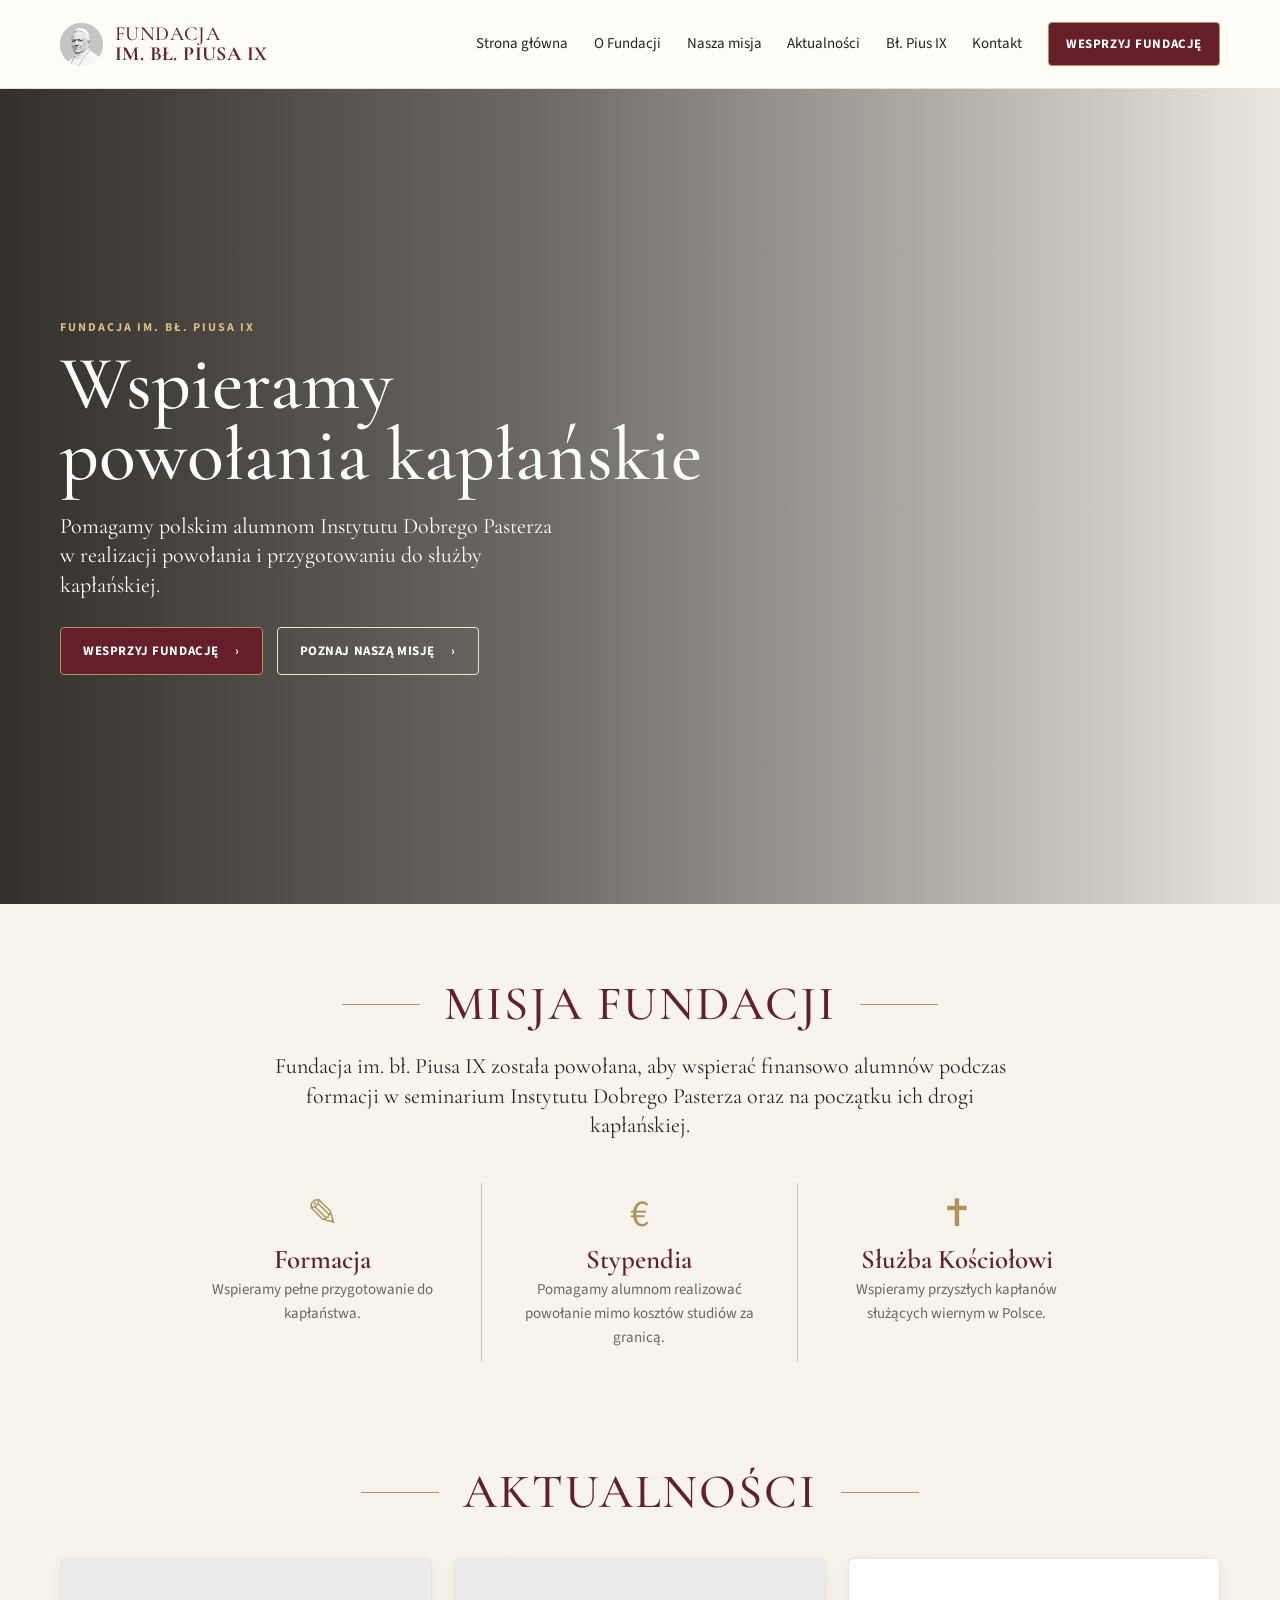
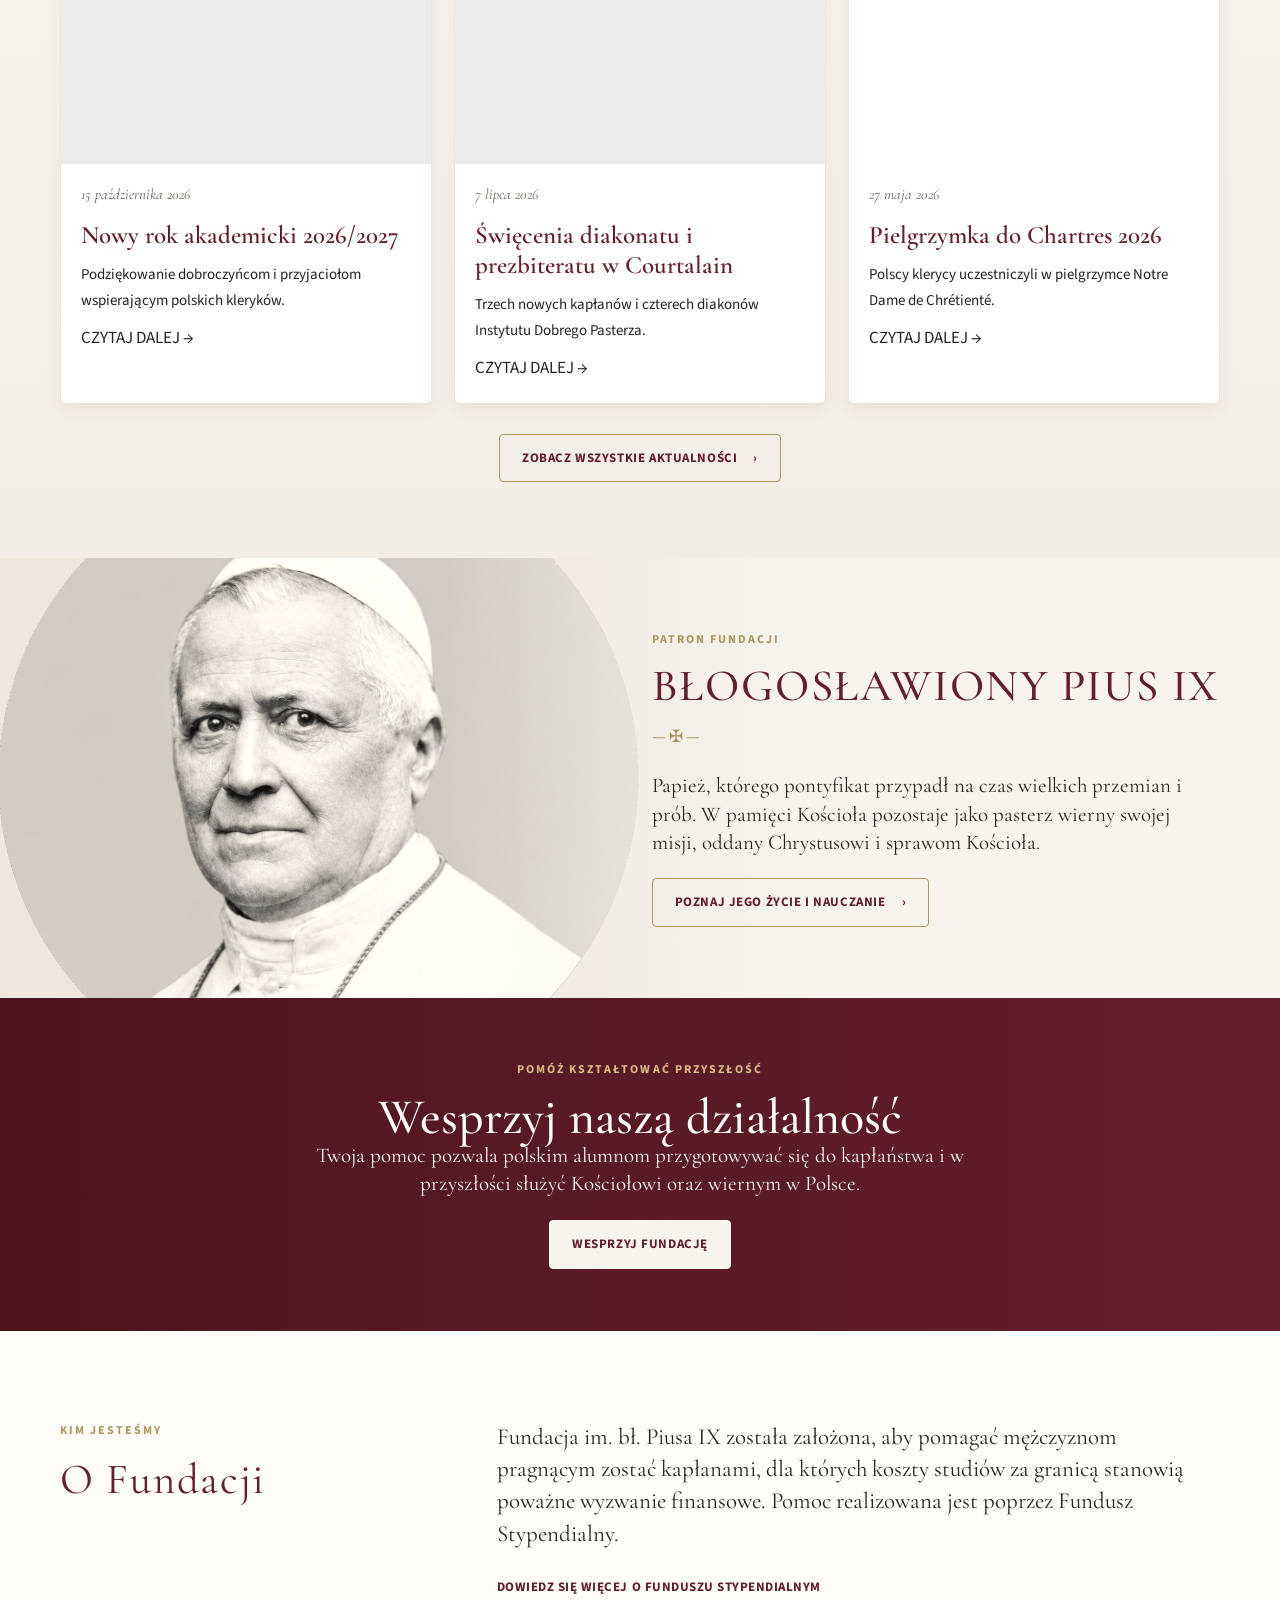
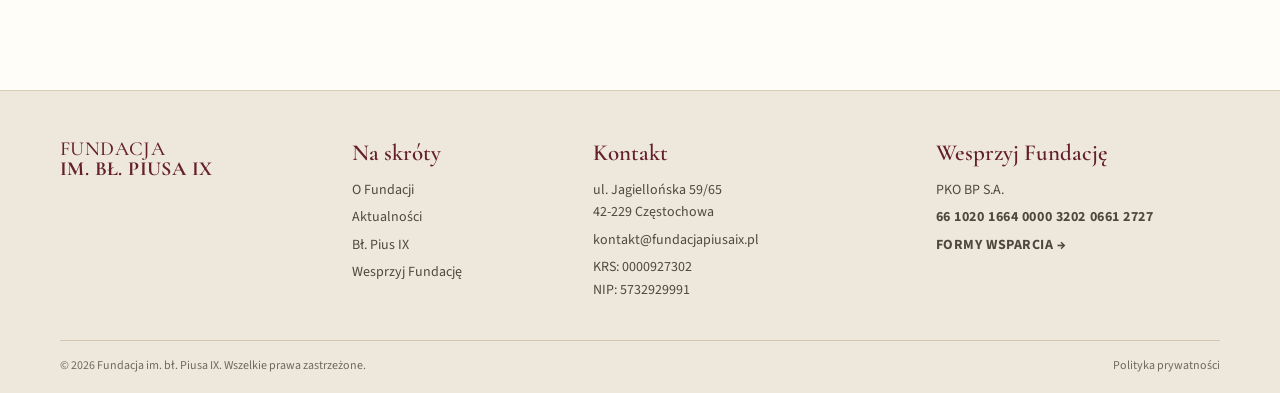
<file: index.html>
<!doctype html>
<html lang="pl">
<head>
  <meta charset="utf-8">
  <meta name="viewport" content="width=device-width, initial-scale=1">
  <meta name="description" content="Fundacja im. bł. Piusa IX wspiera formację polskich alumnów Instytutu Dobrego Pasterza.">
  <meta name="theme-color" content="#641f2b">
  <title>Fundacja im. bł. Piusa IX — Wspieramy powołania kapłańskie</title>
  <link rel="preconnect" href="https://fonts.googleapis.com">
  <link rel="preconnect" href="https://fonts.gstatic.com" crossorigin>
  <link href="https://fonts.googleapis.com/css2?family=Cormorant+Garamond:wght@400;500;600;700&family=Source+Sans+3:wght@400;500;600;700&display=swap" rel="stylesheet">
  <link rel="stylesheet" href="style.css">
</head>
<body>
  <a class="skip-link" href="#main">Przejdź do treści</a>
  <header class="site-header">
    <div class="container header-inner">
      <a class="brand" href="#" aria-label="Fundacja im. bł. Piusa IX — strona główna">
        <!-- ✠ -->
        <span class="brand-seal" aria-hidden="true"></span>
        <span class="brand-name">FUNDACJA<br><strong>IM. BŁ. PIUSA IX</strong></span>
      </a>
      <button class="menu-toggle" aria-expanded="false" aria-controls="main-nav">Menu <span>☰</span></button>
      <nav id="main-nav" class="main-nav" aria-label="Nawigacja główna">
        <a href="#start">Strona główna</a>
        <a href="#fundacja">O Fundacji</a>
        <a href="#misja">Nasza misja</a>
        <a href="#aktualnosci">Aktualności</a>
        <a href="#patron">Bł. Pius IX</a>
        <a href="#kontakt">Kontakt</a>
        <a class="button button-small" href="https://fundacjapiusaix.pl/#wsparcie">Wesprzyj Fundację</a>
      </nav>
    </div>

  </header>

  <main id="main">
    <section class="hero" id="start">
      <div class="hero-image" role="img" aria-label="Uroczysta liturgia przy ołtarzu"></div>
      <div class="hero-shade"></div>
      <div class="container hero-content">
        <p class="eyebrow light">Fundacja im. bł. Piusa IX</p>
        <h1>Wspieramy<br>powołania kapłańskie</h1>
        <!--<span class="ornament" aria-hidden="true">— ✠ —</span> -->
        <p class="hero-copy">Pomagamy polskim alumnom Instytutu Dobrego Pasterza w realizacji powołania i przygotowaniu do służby kapłańskiej.</p>
        <div class="hero-actions">
          <a class="button" href="#wsparcie">Wesprzyj Fundację <span>›</span></a>
          <a class="button button-outline" href="#misja">Poznaj naszą misję <span>›</span></a>
        </div>
      </div>
    </section>

    <section class="section mission" id="misja">
      <div class="container">
        <div class="section-heading">
          <!--<span class="cross">✠</span> -->
          <div class="heading-line"></div><h2>Misja Fundacji</h2><div class="heading-line"></div>
        </div>
        <p class="section-intro">Fundacja im. bł. Piusa IX została powołana, aby wspierać finansowo alumnów podczas formacji w seminarium Instytutu Dobrego Pasterza oraz na początku ich drogi kapłańskiej.</p>
        <div class="mission-grid">
          <article class="mission-item"><span class="line-icon">✎</span><h3>Formacja</h3><p>Wspieramy pełne przygotowanie do kapłaństwa.</p></article>
          <article class="mission-item"><span class="line-icon">€</span><h3>Stypendia</h3><p>Pomagamy alumnom realizować powołanie mimo kosztów studiów za granicą.</p></article>
          <article class="mission-item"><span class="line-icon">✝</span><h3>Służba Kościołowi</h3><p>Wspieramy przyszłych kapłanów służących wiernym w Polsce.</p></article>
        </div>
      </div>
    </section>

    <section class="section news-section" id="aktualnosci">
      <div class="container">
        <div class="section-heading"><div class="heading-line"></div><h2>Aktualności</h2><div class="heading-line"></div></div>
        <div class="news-grid">
    <article class="news-card">
        <a href="https://fundacjapiusaix.pl/2026/10/nowy-rok-akademicki-2026-2027/"
           class="news-photo photo-one"
           aria-label="Nowy rok akademicki 2026/2027"></a>
        <div class="news-body">
            <time>15 października 2026</time>
            <h3>Nowy rok akademicki 2026/2027</h3>
            <p>Podziękowanie dobroczyńcom i przyjaciołom wspierającym polskich kleryków.</p>
            <a href="https://fundacjapiusaix.pl/2026/10/nowy-rok-akademicki-2026-2027/">CZYTAJ DALEJ →</a>
        </div>
    </article>

    <article class="news-card">
        <a href="https://fundacjapiusaix.pl/2026/07/swiecenia-diakonatu-i-prezbiteratu-w-courtalain/"
           class="news-photo photo-two"
           aria-label="Święcenia w Courtalain"></a>
        <div class="news-body">
            <time>7 lipca 2026</time>
            <h3>Święcenia diakonatu i prezbiteratu w Courtalain</h3>
            <p>Trzech nowych kapłanów i czterech diakonów Instytutu Dobrego Pasterza.</p>
            <a href="https://fundacjapiusaix.pl/2026/07/swiecenia-diakonatu-i-prezbiteratu-w-courtalain/">CZYTAJ DALEJ →</a>
        </div>
    </article>

    <article class="news-card">
        <a href="https://fundacjapiusaix.pl/2026/05/pielgrzymka-do-chartres-2026/"
           class="news-photo photo-three"
           aria-label="Pielgrzymka do Chartres 2026"></a>
        <div class="news-body">
            <time>27 maja 2026</time>
            <h3>Pielgrzymka do Chartres 2026</h3>
            <p>Polscy klerycy uczestniczyli w pielgrzymce Notre Dame de Chrétienté.</p>
            <a href="https://fundacjapiusaix.pl/2026/05/pielgrzymka-do-chartres-2026/">CZYTAJ DALEJ →</a>
        </div>
    </article>
</div>
        <div class="center"><a class="button button-light" href="aktualnosci.html">Zobacz wszystkie aktualności <span>›</span></a></div>
      </div>
    </section>

    <section class="patron" id="patron">
      <div class="patron-image" role="img" aria-label="Wizerunek błogosławionego Piusa IX"></div>
      <div class="container patron-inner">
        <div class="patron-copy">
          <p class="eyebrow">Patron Fundacji</p>
          <h2>Błogosławiony Pius IX</h2>
          <span class="gold-rule">— ✠ —</span>
          <p>Papież, którego pontyfikat przypadł na czas wielkich przemian i prób. W pamięci Kościoła pozostaje jako pasterz wierny swojej misji, oddany Chrystusowi i sprawom Kościoła.</p>
          <a class="button button-light" href="pius-ix.html">Poznaj jego życie i nauczanie <span>›</span></a>
        </div>
      </div>
    </section>

    <section class="support" id="wsparcie">
      <div class="support-bg"></div>
      <div class="container support-content">
        <p class="eyebrow light">Pomóż kształtować przyszłość</p>
        <h2>Wesprzyj naszą działalność</h2>
        <!-- <span class="ornament" aria-hidden="true">— ✠ —</span> -->
        <p>Twoja pomoc pozwala polskim alumnom przygotowywać się do kapłaństwa i w przyszłości służyć Kościołowi oraz wiernym w Polsce.</p>
        <a class="button button-cream" href="https://fundacjapiusaix.pl/#wsparcie">Wesprzyj Fundację</a>
      </div>
    </section>

    <section class="section about" id="fundacja">
      <div class="container about-layout">
        <div><p class="eyebrow">Kim jesteśmy</p><h2>O Fundacji</h2></div>
        <div><p>Fundacja im. bł. Piusa IX została założona, aby pomagać mężczyznom pragnącym zostać kapłanami, dla których koszty studiów za granicą stanowią poważne wyzwanie finansowe. Pomoc realizowana jest poprzez Fundusz Stypendialny.</p><a class="text-link" href="o-fundacji.html">Dowiedz się więcej o Funduszu Stypendialnym</a><!--<p class="small-note">Treść sekcji do dalszej redakcji i zatwierdzenia przed publikacją.</p>--></div>
      </div>
    </section>
  </main>

  <footer class="site-footer" id="kontakt">
    <div class="container footer-grid">
      <a class="brand footer-brand" href="#start"><span class="brand-name">FUNDACJA<br><strong>IM. BŁ. PIUSA IX</strong></span></a>
      <div>
    <h3>Na skróty</h3>
    <a href="o-fundacji.html">O Fundacji</a>
    <a href="aktualnosci.html">Aktualności</a>
    <a href="pius-ix.html">Bł. Pius IX</a>
    <a href="index.html#dane-wplaty">Wesprzyj Fundację</a>
</div>
      <div><h3>Kontakt</h3><p>ul. Jagiellońska 59/65<br>42-229 Częstochowa</p><a href="mailto:kontakt@fundacjapiusaix.pl">kontakt@fundacjapiusaix.pl</a><p>KRS: 0000927302<br>NIP: 5732929991</p></div>
      <div id="dane-wplaty"><h3>Wesprzyj Fundację</h3><p>PKO BP S.A.</p><p class="account">66 1020 1664 0000 3202 0661 2727</p><a class="text-link" href="https://fundacjapiusaix.pl/">Formy wsparcia →</a><!--<p class="small-note">Dane rachunku przepisane z obecnej strony — przed publikacją proszę je zweryfikować.</p>--></div>
    </div>
<div class="container footer-bottom">
    <span>© 2026 Fundacja im. bł. Piusa IX. Wszelkie prawa zastrzeżone.</span>
    <a href="polityka-prywatnosci.html">Polityka prywatności</a>
</div>  
</footer>
  <script src="script.js"></script>
</body>
</html>
</file>
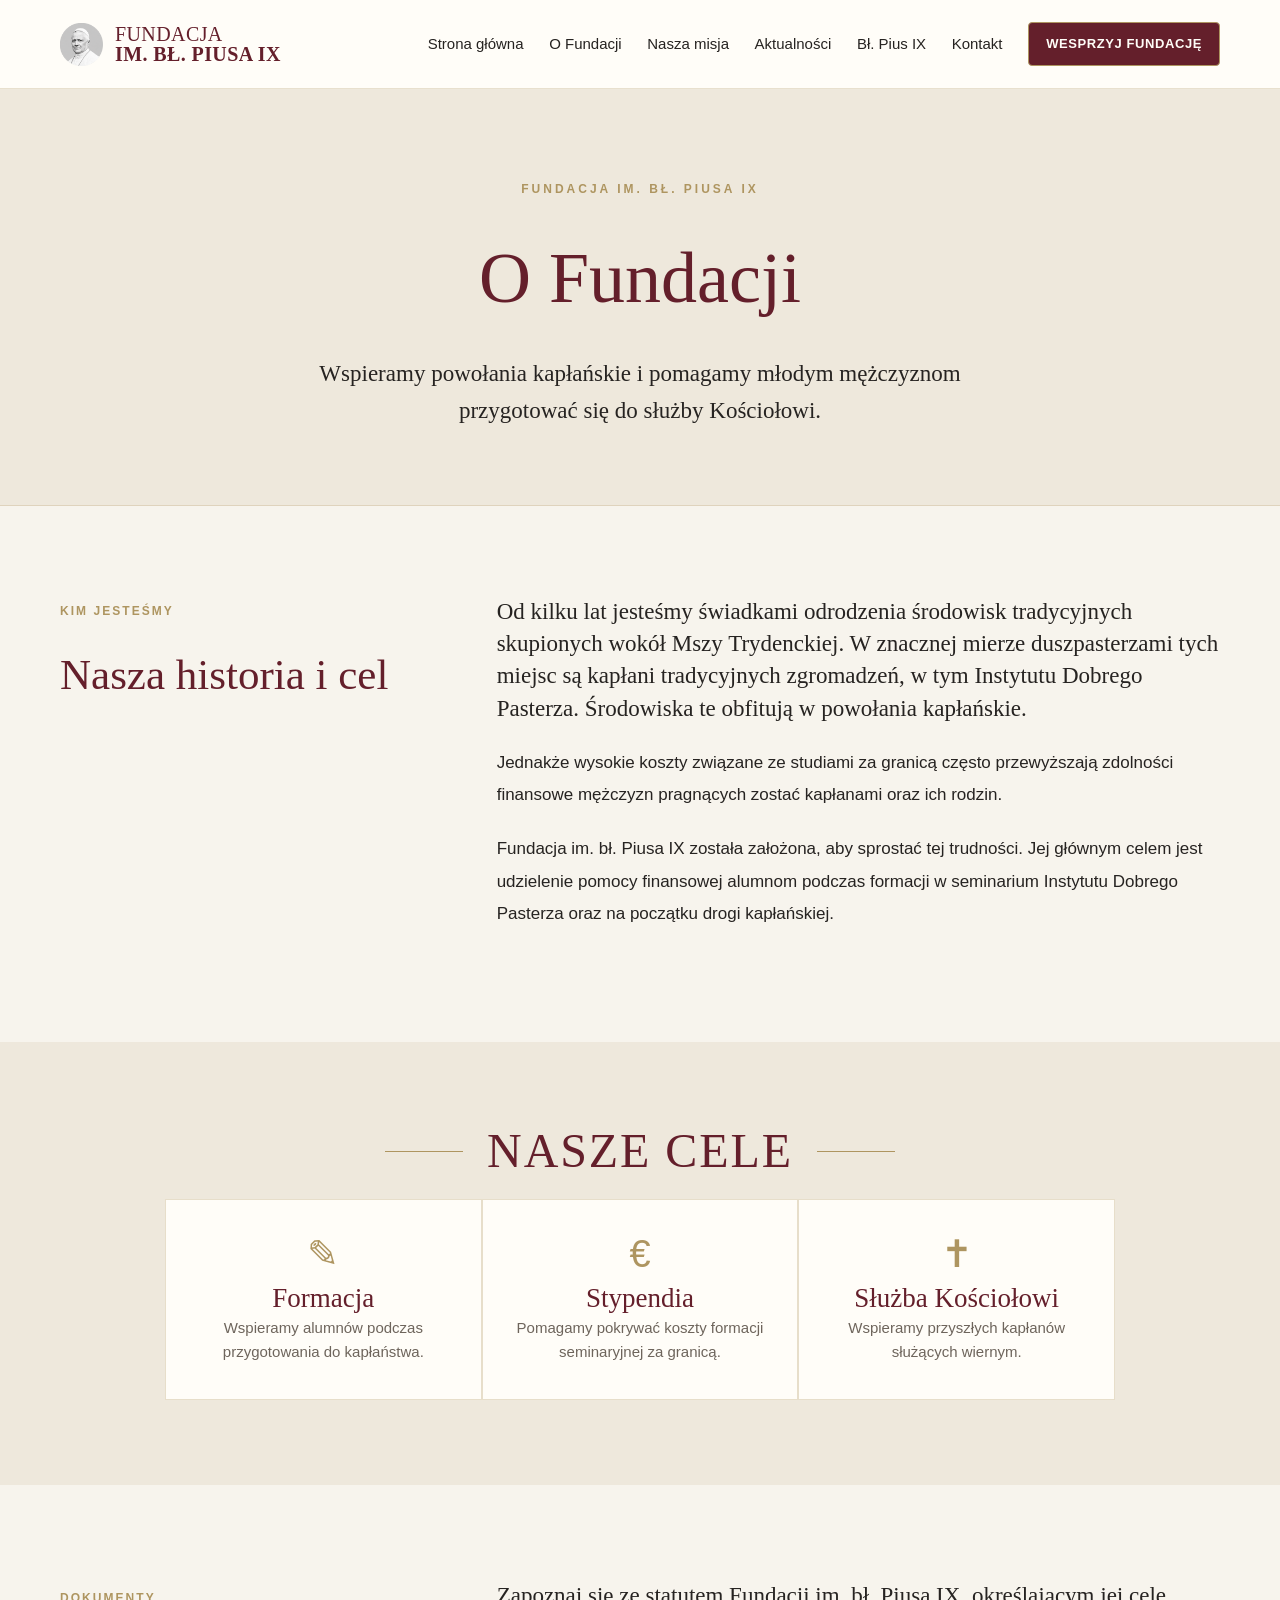
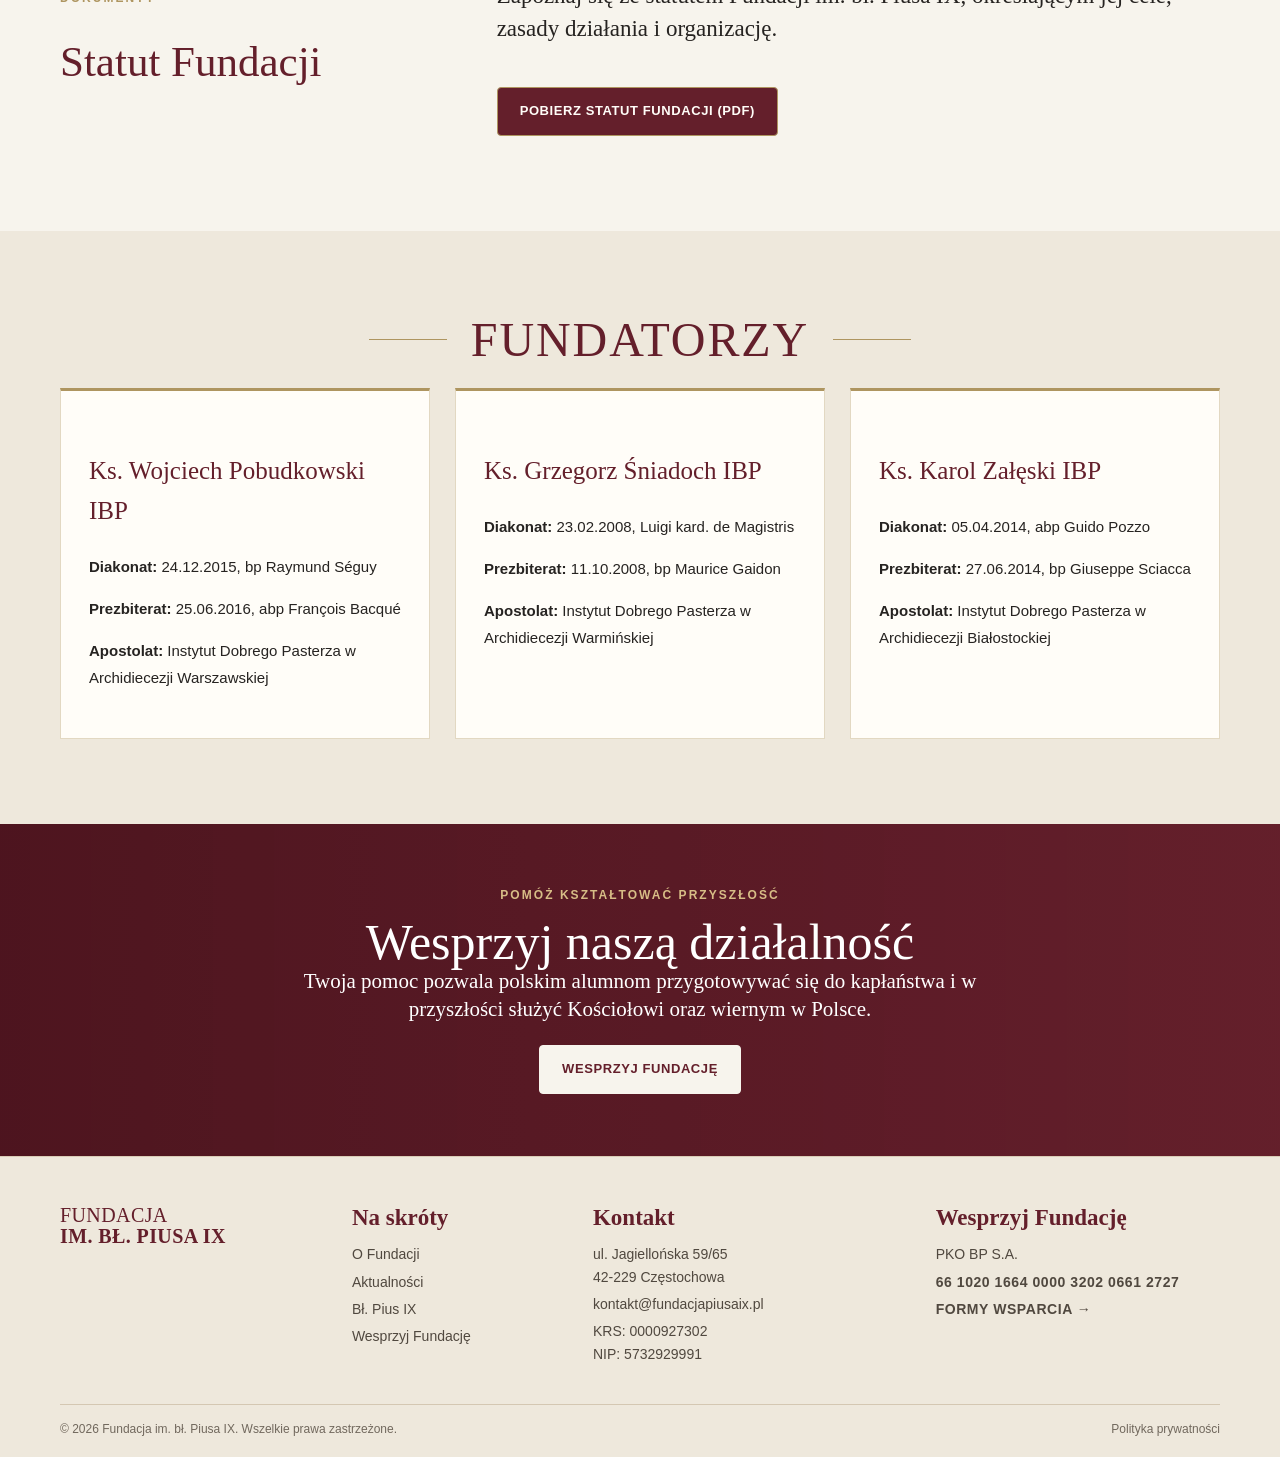
<file: o-fundacji.html>
<!DOCTYPE html>
<html lang="pl">
<head>
    <meta charset="UTF-8">
    <meta name="viewport" content="width=device-width, initial-scale=1.0">
    <title>O Fundacji | Fundacja im. bł. Piusa IX</title>
    <meta name="description" content="Poznaj Fundację im. bł. Piusa IX, jej cele, fundatorów i działalność na rzecz polskich alumnów.">

    <link rel="stylesheet" href="style.css">
</head>

<body>
  <a class="skip-link" href="#main">Przejdź do treści</a>
  <header class="site-header">
    <div class="container header-inner">
      <a class="brand" href="index.html" aria-label="Fundacja im. bł. Piusa IX — strona główna">
        <!-- ✠ -->
        <span class="brand-seal" aria-hidden="true"></span>
        <span class="brand-name">FUNDACJA<br><strong>IM. BŁ. PIUSA IX</strong></span>
      </a>
      <button class="menu-toggle" aria-expanded="false" aria-controls="main-nav">Menu <span>☰</span></button>
      <nav id="main-nav" class="main-nav" aria-label="Nawigacja główna">
        <a href="index.html">Strona główna</a>
        <a href="index.html#fundacja">O Fundacji</a>
        <a href="index.html#misja">Nasza misja</a>
        <a href="index.html#aktualnosci">Aktualności</a>
        <a href="index.html#patron">Bł. Pius IX</a>
        <a href="index.html#kontakt">Kontakt</a>
        <a class="button button-small" href="https://fundacjapiusaix.pl/#wsparcie">Wesprzyj Fundację</a>
      </nav>
    </div>

  </header>

    <main id="main">

        <section class="page-hero">
    <div class="container">
        <span class="eyebrow">FUNDACJA IM. BŁ. PIUSA IX</span>
        <h1>O Fundacji</h1>
        <p>Wspieramy powołania kapłańskie i pomagamy młodym mężczyznom przygotować się do służby Kościołowi.</p>
    </div>
</section>

<section class="section about-intro">
    <div class="container about-layout">
        <div>
            <span class="eyebrow">KIM JESTEŚMY</span>
            <h2>Nasza historia i cel</h2>
        </div>
        <div class="about-text">
            <p>Od kilku lat jesteśmy świadkami odrodzenia środowisk tradycyjnych skupionych wokół Mszy Trydenckiej. W znacznej mierze duszpasterzami tych miejsc są kapłani tradycyjnych zgromadzeń, w tym Instytutu Dobrego Pasterza. Środowiska te obfitują w powołania kapłańskie.</p>

            <p>Jednakże wysokie koszty związane ze studiami za granicą często przewyższają zdolności finansowe mężczyzn pragnących zostać kapłanami oraz ich rodzin.</p>

            <p>Fundacja im. bł. Piusa IX została założona, aby sprostać tej trudności. Jej głównym celem jest udzielenie pomocy finansowej alumnom podczas formacji w seminarium Instytutu Dobrego Pasterza oraz na początku drogi kapłańskiej.</p>
        </div>
    </div>
</section>

<section class="section mission-section">
    <div class="container">
        <div class="section-heading">
            <div class="heading-line"></div>
            <h2>Nasze cele</h2>
            <div class="heading-line"></div>
        </div>

        <div class="mission-grid">
            <article class="mission-item">
                <span class="line-icon">✎</span>
                <h3>Formacja</h3>
                <p>Wspieramy alumnów podczas przygotowania do kapłaństwa.</p>
            </article>

            <article class="mission-item">
                <span class="line-icon">€</span>
                <h3>Stypendia</h3>
                <p>Pomagamy pokrywać koszty formacji seminaryjnej za granicą.</p>
            </article>

            <article class="mission-item">
                <span class="line-icon">✝</span>
                <h3>Służba Kościołowi</h3>
                <p>Wspieramy przyszłych kapłanów służących wiernym.</p>
            </article>
        </div>
    </div>
</section>

<section class="section scholarship-section">
    <div class="container about-layout">
        <div>
           <span class="eyebrow">DOKUMENTY</span>
<h2>Statut Fundacji</h2>
        </div>

        <div class="about-text">
            <p>Zapoznaj się ze statutem Fundacji im. bł. Piusa IX, określającym jej cele, zasady działania i organizację.</p>

            

            <a
    href="https://fundacjapiusaix.pl/wp-content/uploads/2023/04/FPIX_STATUT.pdf"
    class="button"
    target="_blank"
    rel="noopener noreferrer"
>
    Pobierz statut Fundacji (PDF)
</a>
        </div>
    </div>
</section>

<section class="section founders-section">
    <div class="container">
        <div class="section-heading">
            <div class="heading-line"></div>
            <h2>Fundatorzy</h2>
            <div class="heading-line"></div>
        </div>

        <div class="founders-grid">
            <article class="founder-card">
                <h3>Ks. Wojciech Pobudkowski IBP</h3>
                <p><strong>Diakonat:</strong> 24.12.2015, bp Raymund Séguy</p>
                <p><strong>Prezbiterat:</strong> 25.06.2016, abp François Bacqué</p>
                <p><strong>Apostolat:</strong> Instytut Dobrego Pasterza w Archidiecezji Warszawskiej</p>
            </article>

            <article class="founder-card">
                <h3>Ks. Grzegorz Śniadoch IBP</h3>
                <p><strong>Diakonat:</strong> 23.02.2008, Luigi kard. de Magistris</p>
                <p><strong>Prezbiterat:</strong> 11.10.2008, bp Maurice Gaidon</p>
                                <p><strong>Apostolat:</strong> Instytut Dobrego Pasterza w Archidiecezji Warmińskiej</p>

            </article>

            <article class="founder-card">
                <h3>Ks. Karol Załęski IBP</h3>
                <p><strong>Diakonat:</strong> 05.04.2014, abp Guido Pozzo</p>
                <p><strong>Prezbiterat:</strong> 27.06.2014, bp Giuseppe Sciacca</p>
                <p><strong>Apostolat:</strong> Instytut Dobrego Pasterza w Archidiecezji Białostockiej</p>
            </article>
        </div>
    </div>
</section>

<section class="support" id="wsparcie">
      <div class="support-bg"></div>
      <div class="container support-content">
        <p class="eyebrow light">Pomóż kształtować przyszłość</p>
        <h2>Wesprzyj naszą działalność</h2>
        <!-- <span class="ornament" aria-hidden="true">— ✠ —</span> -->
        <p>Twoja pomoc pozwala polskim alumnom przygotowywać się do kapłaństwa i w przyszłości służyć Kościołowi oraz wiernym w Polsce.</p>
        <a class="button button-cream" href="https://fundacjapiusaix.pl/#wsparcie">Wesprzyj Fundację</a>
      </div>
    </section>

    </main>
<footer class="site-footer" id="kontakt">
    <div class="container footer-grid">
      <a class="brand footer-brand" href="index.html#start"><span class="brand-name">FUNDACJA<br><strong>IM. BŁ. PIUSA IX</strong></span></a>
      <div>
    <h3>Na skróty</h3>
    <a href="o-fundacji.html">O Fundacji</a>
    <a href="aktualnosci.html">Aktualności</a>
    <a href="pius-ix.html">Bł. Pius IX</a>
    <a href="https://fundacjapiusaix.pl/#wsparcie">Wesprzyj Fundację</a>
</div>
      <div><h3>Kontakt</h3><p>ul. Jagiellońska 59/65<br>42-229 Częstochowa</p><a href="mailto:kontakt@fundacjapiusaix.pl">kontakt@fundacjapiusaix.pl</a><p>KRS: 0000927302<br>NIP: 5732929991</p></div>
      <div id="dane-wplaty"><h3>Wesprzyj Fundację</h3><p>PKO BP S.A.</p><p class="account">66 1020 1664 0000 3202 0661 2727</p><a class="text-link" href="https://fundacjapiusaix.pl/">Formy wsparcia →</a><!--<p class="small-note">Dane rachunku przepisane z obecnej strony — przed publikacją proszę je zweryfikować.</p>--></div>
    </div>
<div class="container footer-bottom">
    <span>© 2026 Fundacja im. bł. Piusa IX. Wszelkie prawa zastrzeżone.</span>
    <a href="polityka-prywatnosci.html">Polityka prywatności</a>
</div>  
</footer>
    <script src="script.js"></script>
</body>
</html>
</file>
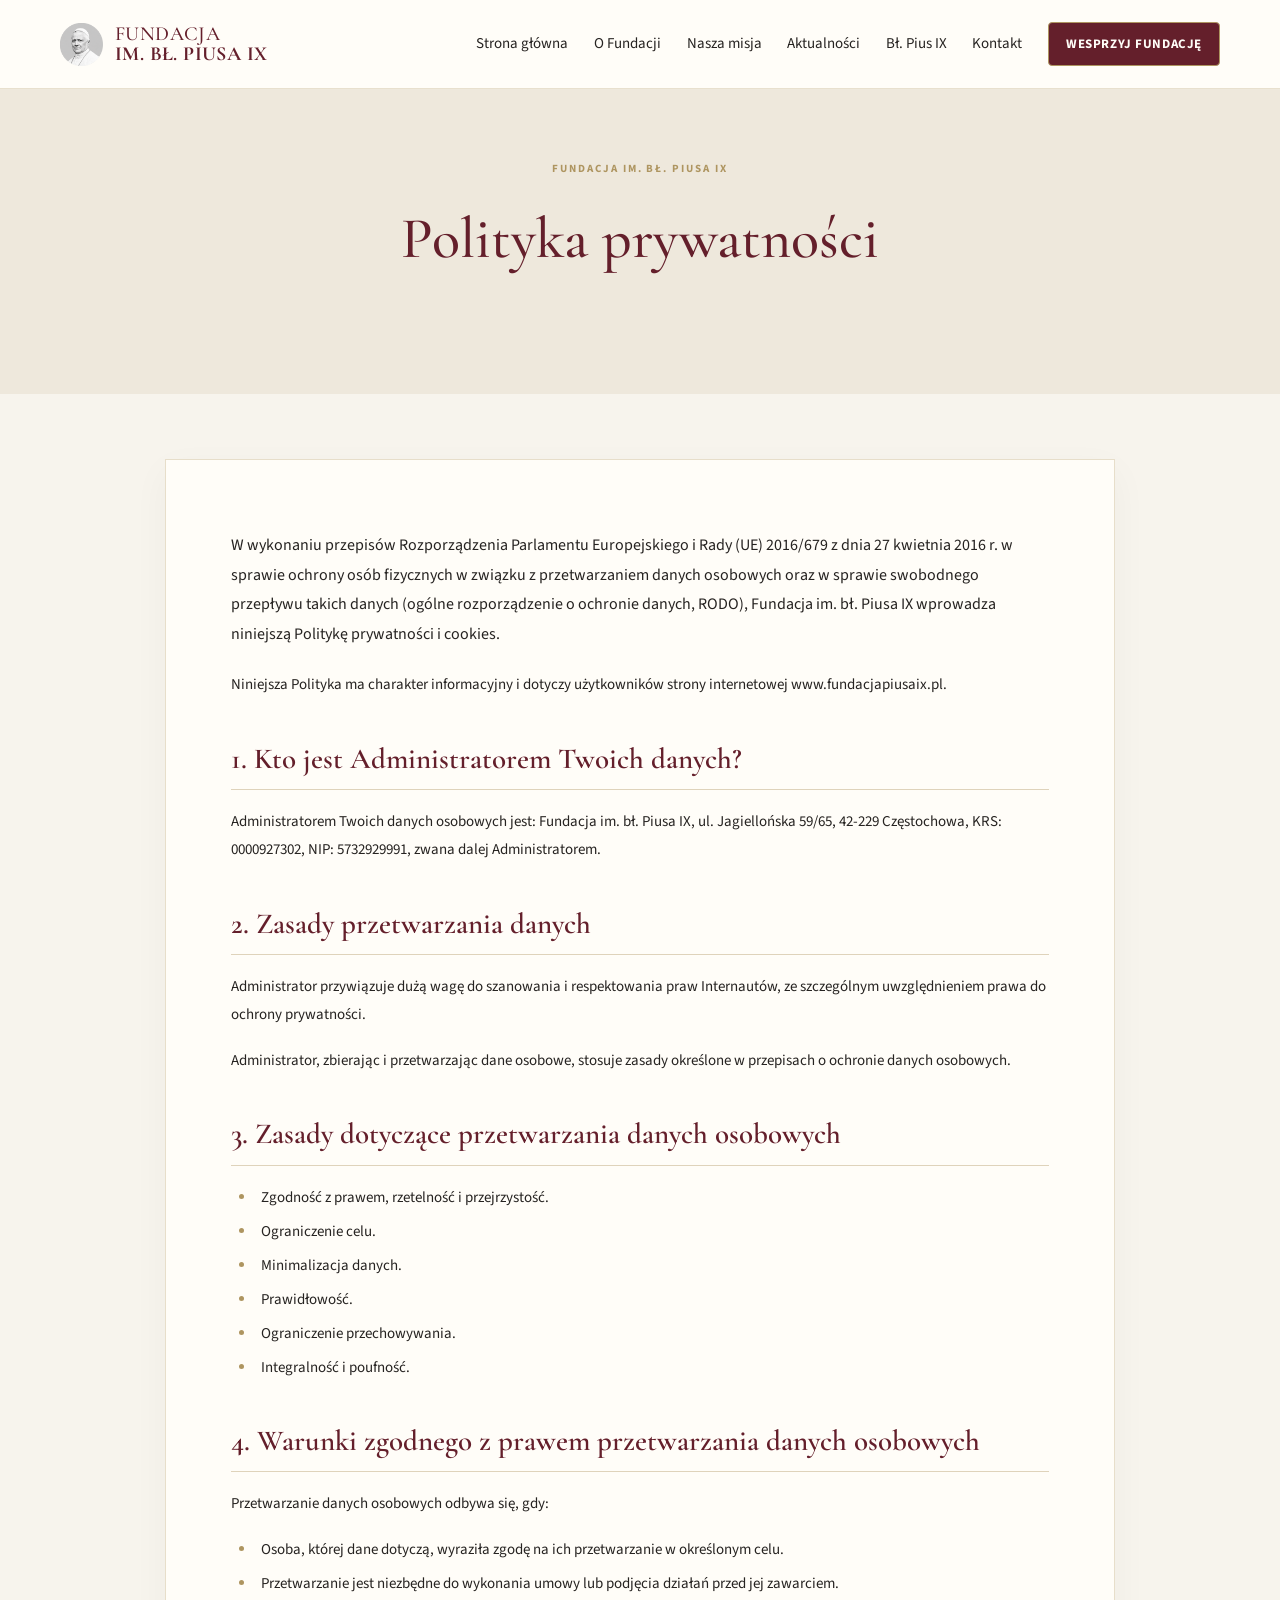
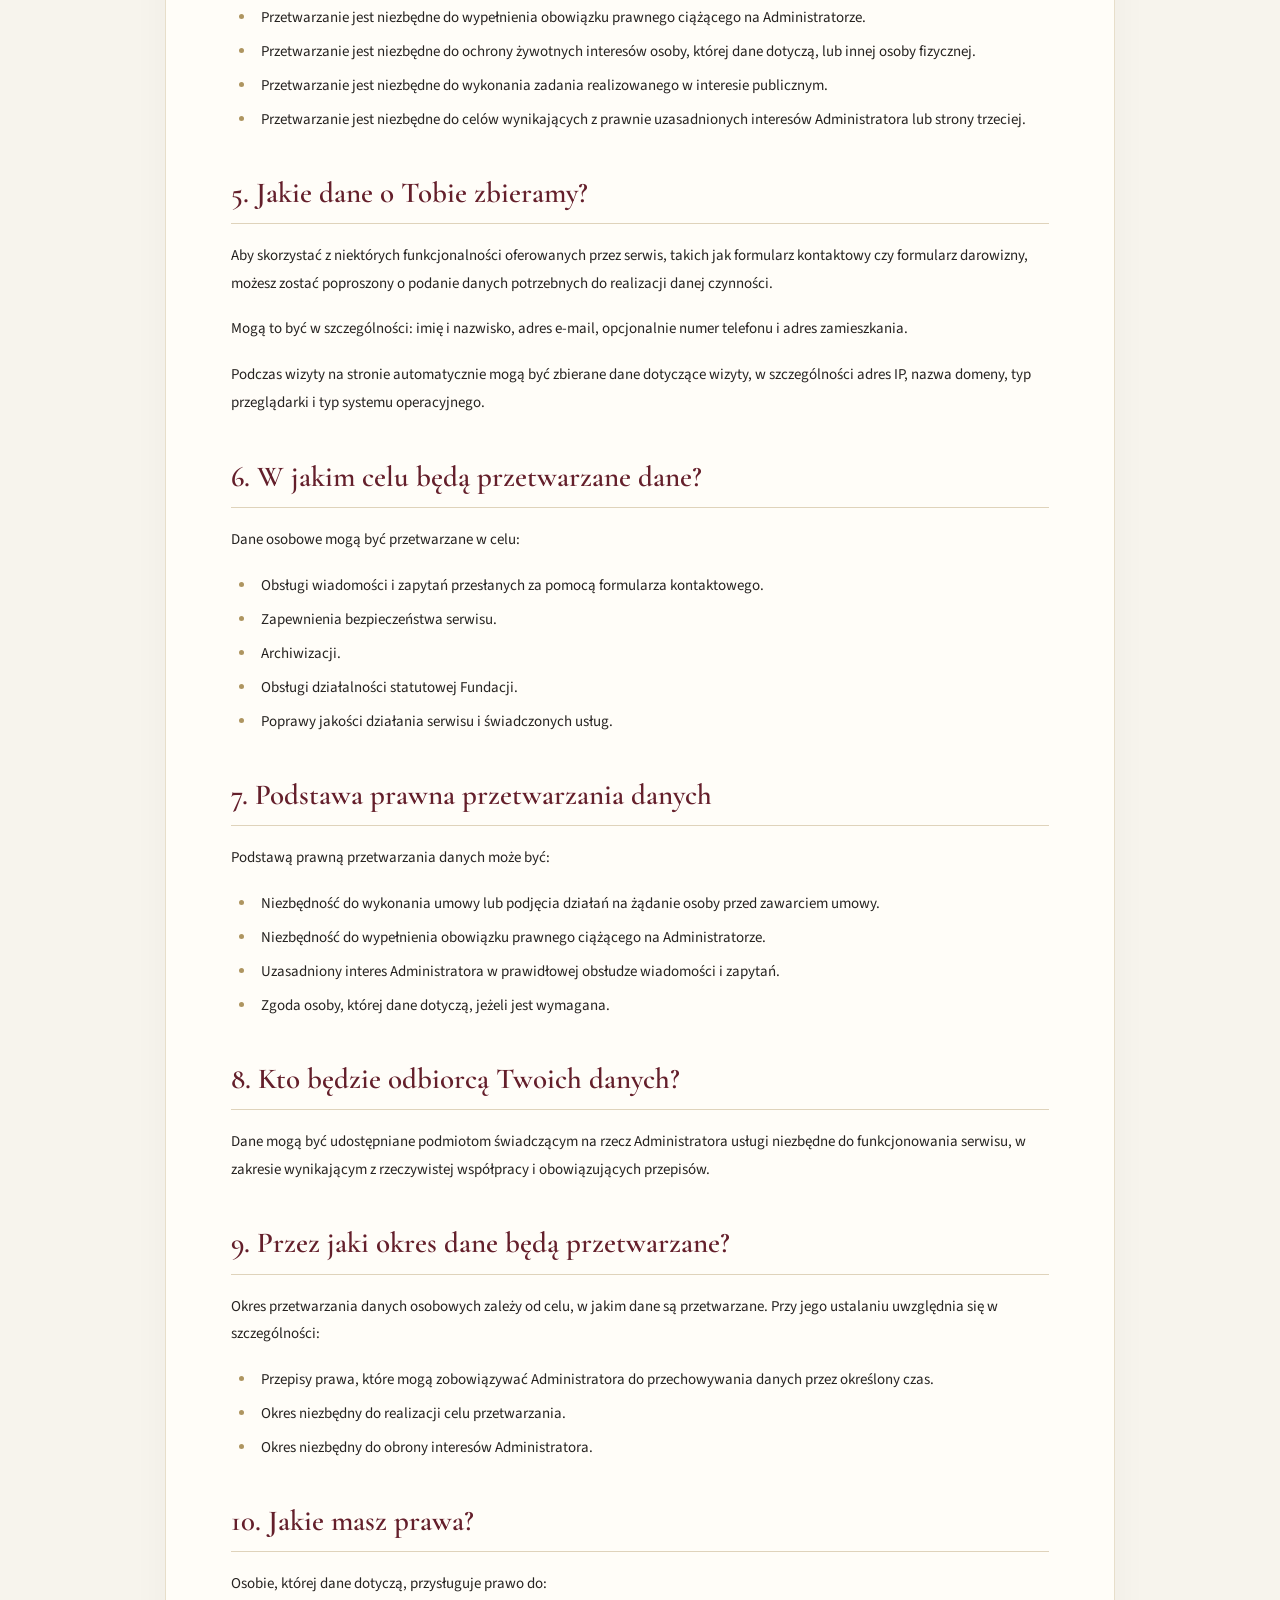
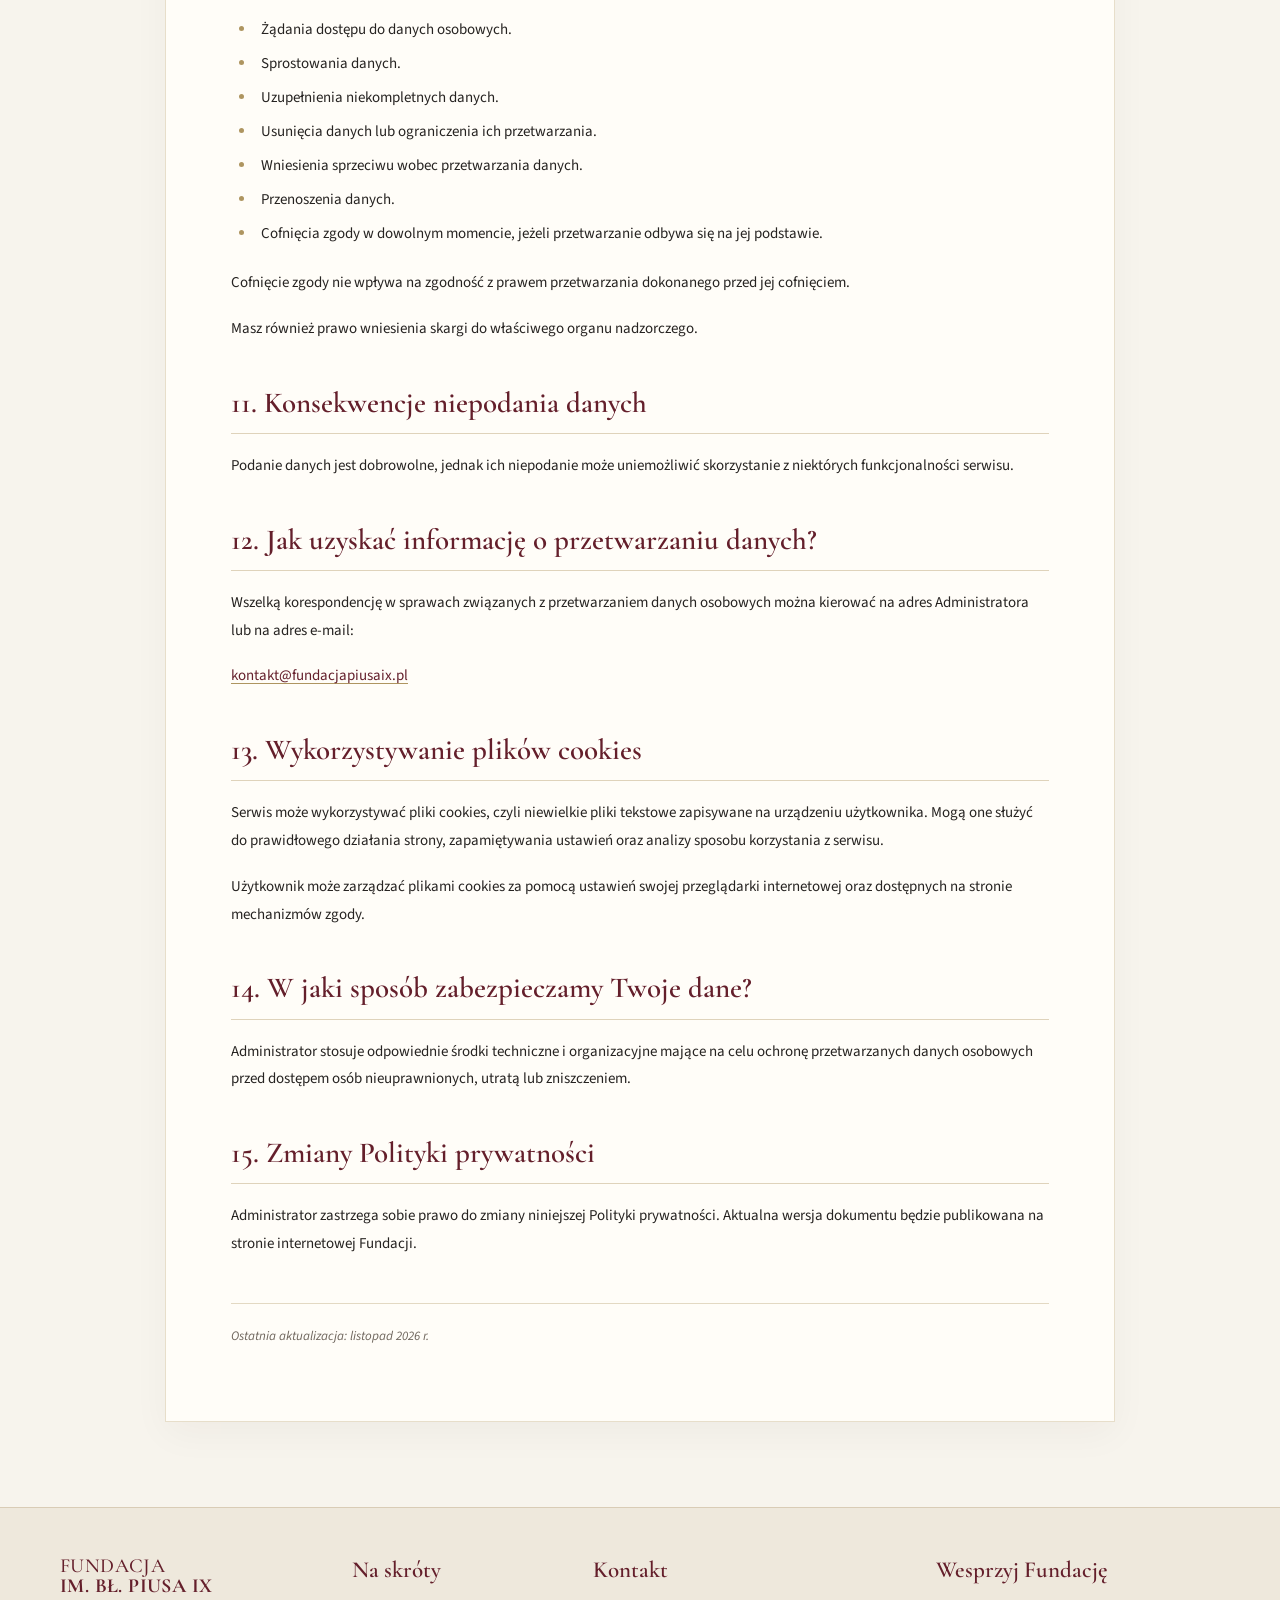
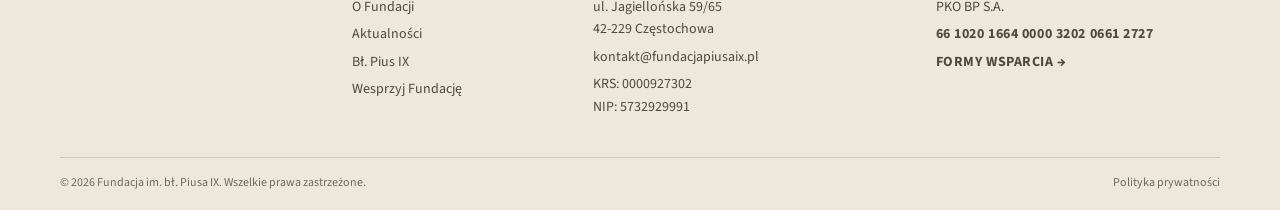
<file: polityka-prywatnosci.html>
<!DOCTYPE html>
<html lang="pl">
<head>
    <meta charset="UTF-8">
    <meta name="viewport" content="width=device-width, initial-scale=1.0">

    <meta name="description" content="Polityka prywatności i cookies Fundacji im. bł. Piusa IX.">

    <title>Polityka prywatności | Fundacja im. bł. Piusa IX</title>

    <link rel="preconnect" href="https://fonts.googleapis.com">
    <link rel="preconnect" href="https://fonts.gstatic.com" crossorigin>

    <link href="https://fonts.googleapis.com/css2?family=Cormorant+Garamond:wght@400;500;600;700&family=Source+Sans+3:wght@400;500;600;700&display=swap" rel="stylesheet">

    <link rel="stylesheet" href="style.css">
</head>

<body>

<!-- NAGŁÓWEK -->
<header class="site-header">
    <div class="container header-inner">
      <a class="brand" href="index.html" aria-label="Fundacja im. bł. Piusa IX — strona główna">
        <!-- ✠ -->
        <span class="brand-seal" aria-hidden="true"></span>
        <span class="brand-name">FUNDACJA<br><strong>IM. BŁ. PIUSA IX</strong></span>
      </a>
      <button class="menu-toggle" aria-expanded="false" aria-controls="main-nav">Menu <span>☰</span></button>
      <nav id="main-nav" class="main-nav" aria-label="Nawigacja główna">
        <a href="index.html">Strona główna</a>
        <a href="index.html#fundacja">O Fundacji</a>
        <a href="index.html#misja">Nasza misja</a>
        <a href="index.html#aktualnosci">Aktualności</a>
        <a href="index.html#patron">Bł. Pius IX</a>
        <a href="index.html#kontakt">Kontakt</a>
        <a class="button button-small" href="https://fundacjapiusaix.pl/#wsparcie">Wesprzyj Fundację</a>
      </nav>
    </div>

  </header>


<!-- NAGŁÓWEK STRONY -->
<section class="policy-hero">
    <span class="eyebrow">Fundacja im. bł. Piusa IX</span>
    <h1>Polityka prywatności</h1>
</section>


<!-- TREŚĆ POLITYKI -->
<main class="policy-container">

    <article class="policy-content">

        <p class="policy-intro">
            W wykonaniu przepisów Rozporządzenia Parlamentu Europejskiego
            i Rady (UE) 2016/679 z dnia 27 kwietnia 2016 r. w sprawie
            ochrony osób fizycznych w związku z przetwarzaniem danych
            osobowych oraz w sprawie swobodnego przepływu takich danych
            (ogólne rozporządzenie o ochronie danych, RODO), Fundacja
            im. bł. Piusa IX wprowadza niniejszą Politykę prywatności
            i cookies.
        </p>

        <p>
            Niniejsza Polityka ma charakter informacyjny i dotyczy
            użytkowników strony internetowej
            www.fundacjapiusaix.pl.
        </p>


        <h2>1. Kto jest Administratorem Twoich danych?</h2>

        <p>
            Administratorem Twoich danych osobowych jest:
            Fundacja im. bł. Piusa IX, ul. Jagiellońska 59/65,
            42-229 Częstochowa, KRS: 0000927302,
            NIP: 5732929991, zwana dalej Administratorem.
        </p>


        <h2>2. Zasady przetwarzania danych</h2>

        <p>
            Administrator przywiązuje dużą wagę do szanowania
            i respektowania praw Internautów, ze szczególnym
            uwzględnieniem prawa do ochrony prywatności.
        </p>

        <p>
            Administrator, zbierając i przetwarzając dane osobowe,
            stosuje zasady określone w przepisach o ochronie danych
            osobowych.
        </p>


        <h2>3. Zasady dotyczące przetwarzania danych osobowych</h2>

        <ul>
            <li>Zgodność z prawem, rzetelność i przejrzystość.</li>
            <li>Ograniczenie celu.</li>
            <li>Minimalizacja danych.</li>
            <li>Prawidłowość.</li>
            <li>Ograniczenie przechowywania.</li>
            <li>Integralność i poufność.</li>
        </ul>


        <h2>4. Warunki zgodnego z prawem przetwarzania danych osobowych</h2>

        <p>Przetwarzanie danych osobowych odbywa się, gdy:</p>

        <ul>
            <li>Osoba, której dane dotyczą, wyraziła zgodę na ich przetwarzanie w określonym celu.</li>
            <li>Przetwarzanie jest niezbędne do wykonania umowy lub podjęcia działań przed jej zawarciem.</li>
            <li>Przetwarzanie jest niezbędne do wypełnienia obowiązku prawnego ciążącego na Administratorze.</li>
            <li>Przetwarzanie jest niezbędne do ochrony żywotnych interesów osoby, której dane dotyczą, lub innej osoby fizycznej.</li>
            <li>Przetwarzanie jest niezbędne do wykonania zadania realizowanego w interesie publicznym.</li>
            <li>Przetwarzanie jest niezbędne do celów wynikających z prawnie uzasadnionych interesów Administratora lub strony trzeciej.</li>
        </ul>


        <h2>5. Jakie dane o Tobie zbieramy?</h2>

        <p>
            Aby skorzystać z niektórych funkcjonalności oferowanych
            przez serwis, takich jak formularz kontaktowy czy formularz
            darowizny, możesz zostać poproszony o podanie danych
            potrzebnych do realizacji danej czynności.
        </p>

        <p>
            Mogą to być w szczególności: imię i nazwisko, adres e-mail,
            opcjonalnie numer telefonu i adres zamieszkania.
        </p>

        <p>
            Podczas wizyty na stronie automatycznie mogą być zbierane
            dane dotyczące wizyty, w szczególności adres IP, nazwa
            domeny, typ przeglądarki i typ systemu operacyjnego.
        </p>


        <h2>6. W jakim celu będą przetwarzane dane?</h2>

        <p>Dane osobowe mogą być przetwarzane w celu:</p>

        <ul>
            <li>Obsługi wiadomości i zapytań przesłanych za pomocą formularza kontaktowego.</li>
            <li>Zapewnienia bezpieczeństwa serwisu.</li>
            <li>Archiwizacji.</li>
            <li>Obsługi działalności statutowej Fundacji.</li>
            <li>Poprawy jakości działania serwisu i świadczonych usług.</li>
        </ul>


        <h2>7. Podstawa prawna przetwarzania danych</h2>

        <p>
            Podstawą prawną przetwarzania danych może być:
        </p>

        <ul>
            <li>Niezbędność do wykonania umowy lub podjęcia działań na żądanie osoby przed zawarciem umowy.</li>
            <li>Niezbędność do wypełnienia obowiązku prawnego ciążącego na Administratorze.</li>
            <li>Uzasadniony interes Administratora w prawidłowej obsłudze wiadomości i zapytań.</li>
            <li>Zgoda osoby, której dane dotyczą, jeżeli jest wymagana.</li>
        </ul>


        <h2>8. Kto będzie odbiorcą Twoich danych?</h2>

        <p>
            Dane mogą być udostępniane podmiotom świadczącym na rzecz
            Administratora usługi niezbędne do funkcjonowania serwisu,
            w zakresie wynikającym z rzeczywistej współpracy i
            obowiązujących przepisów.
        </p>


        <h2>9. Przez jaki okres dane będą przetwarzane?</h2>

        <p>
            Okres przetwarzania danych osobowych zależy od celu,
            w jakim dane są przetwarzane. Przy jego ustalaniu
            uwzględnia się w szczególności:
        </p>

        <ul>
            <li>Przepisy prawa, które mogą zobowiązywać Administratora do przechowywania danych przez określony czas.</li>
            <li>Okres niezbędny do realizacji celu przetwarzania.</li>
            <li>Okres niezbędny do obrony interesów Administratora.</li>
        </ul>


        <h2>10. Jakie masz prawa?</h2>

        <p>Osobie, której dane dotyczą, przysługuje prawo do:</p>

        <ul>
            <li>Żądania dostępu do danych osobowych.</li>
            <li>Sprostowania danych.</li>
            <li>Uzupełnienia niekompletnych danych.</li>
            <li>Usunięcia danych lub ograniczenia ich przetwarzania.</li>
            <li>Wniesienia sprzeciwu wobec przetwarzania danych.</li>
            <li>Przenoszenia danych.</li>
            <li>Cofnięcia zgody w dowolnym momencie, jeżeli przetwarzanie odbywa się na jej podstawie.</li>
        </ul>

        <p>
            Cofnięcie zgody nie wpływa na zgodność z prawem
            przetwarzania dokonanego przed jej cofnięciem.
        </p>

        <p>
            Masz również prawo wniesienia skargi do właściwego
            organu nadzorczego.
        </p>


        <h2>11. Konsekwencje niepodania danych</h2>

        <p>
            Podanie danych jest dobrowolne, jednak ich niepodanie
            może uniemożliwić skorzystanie z niektórych funkcjonalności
            serwisu.
        </p>


        <h2>12. Jak uzyskać informację o przetwarzaniu danych?</h2>

        <p>
            Wszelką korespondencję w sprawach związanych
            z przetwarzaniem danych osobowych można kierować
            na adres Administratora lub na adres e-mail:
        </p>

        <p>
            <a href="mailto:kontakt@fundacjapiusaix.pl">
                kontakt@fundacjapiusaix.pl
            </a>
        </p>


        <h2>13. Wykorzystywanie plików cookies</h2>

        <p>
            Serwis może wykorzystywać pliki cookies, czyli niewielkie
            pliki tekstowe zapisywane na urządzeniu użytkownika.
            Mogą one służyć do prawidłowego działania strony,
            zapamiętywania ustawień oraz analizy sposobu korzystania
            z serwisu.
        </p>

        <p>
            Użytkownik może zarządzać plikami cookies za pomocą
            ustawień swojej przeglądarki internetowej oraz dostępnych
            na stronie mechanizmów zgody.
        </p>


        <h2>14. W jaki sposób zabezpieczamy Twoje dane?</h2>

        <p>
            Administrator stosuje odpowiednie środki techniczne
            i organizacyjne mające na celu ochronę przetwarzanych
            danych osobowych przed dostępem osób nieuprawnionych,
            utratą lub zniszczeniem.
        </p>


        <h2>15. Zmiany Polityki prywatności</h2>

        <p>
            Administrator zastrzega sobie prawo do zmiany niniejszej
            Polityki prywatności. Aktualna wersja dokumentu będzie
            publikowana na stronie internetowej Fundacji.
        </p>


        <p class="policy-date">
            Ostatnia aktualizacja: listopad 2026 r.
        </p>

    </article>

</main>


<!-- STOPKA -->
<footer class="site-footer" id="kontakt">
    <div class="container footer-grid">
      <a class="brand footer-brand" href="index.html#start"><span class="brand-name">FUNDACJA<br><strong>IM. BŁ. PIUSA IX</strong></span></a>
      <div>
    <h3>Na skróty</h3>
    <a href="o-fundacji.html">O Fundacji</a>
    <a href="aktualnosci.html">Aktualności</a>
    <a href="pius-ix.html">Bł. Pius IX</a>
    <a href="https://fundacjapiusaix.pl/#wsparcie">Wesprzyj Fundację</a>
</div>
      <div><h3>Kontakt</h3><p>ul. Jagiellońska 59/65<br>42-229 Częstochowa</p><a href="mailto:kontakt@fundacjapiusaix.pl">kontakt@fundacjapiusaix.pl</a><p>KRS: 0000927302<br>NIP: 5732929991</p></div>
      <div id="dane-wplaty"><h3>Wesprzyj Fundację</h3><p>PKO BP S.A.</p><p class="account">66 1020 1664 0000 3202 0661 2727</p><a class="text-link" href="https://fundacjapiusaix.pl/">Formy wsparcia →</a><!--<p class="small-note">Dane rachunku przepisane z obecnej strony — przed publikacją proszę je zweryfikować.</p>--></div>
    </div>
<div class="container footer-bottom">
    <span>© 2026 Fundacja im. bł. Piusa IX. Wszelkie prawa zastrzeżone.</span>
    <a href="polityka-prywatnosci.html">Polityka prywatności</a>
</div>  
</footer>
    <script src="script.js"></script>

</body>
</html>
</file>
<file: style.css>
:root {
     --ivory: #f7f4ed;
     --paper: #fffdf8;
     --burgundy: #641f2b;
     --burgundy-dark: #42151d;
     --gold: #ae9560;
     --ink: #262321;
     --muted: #6e655c;
     --serif: "Cormorant Garamond", Georgia, serif;
     --sans: "Source Sans 3", Arial, sans-serif
 }

 * {
     box-sizing: border-box
 }

 html {
     scroll-behavior: smooth;
     scroll-padding-top: 85px;
 }

 body {
     margin: 0;
     background: var(--ivory);
     color: var(--ink);
     font-family: var(--sans);
     font-size: 17px;
     line-height: 1.6
 }

 a {
     color: inherit;
     text-decoration: none
 }

 .container {
     width: min(1160px, calc(100% - 48px));
     margin: auto
 }

 .skip-link {
     position: absolute;
     left: -9999px
 }

 .skip-link:focus {
     left: 12px;
     top: 12px;
     background: #fff;
     padding: 12px;
     z-index: 99
 }

 .site-header {
     background: rgba(255, 253, 248, .97);
     position: sticky;
     top: 0;
     z-index: 20;
     border-bottom: 1px solid rgba(174, 149, 96, .28)
 }

 .header-inner {
     min-height: 88px;
     display: flex;
     align-items: center;
     justify-content: space-between;
     gap: 30px
 }

 .brand {
     display: flex;
     align-items: center;
     gap: 12px;
     color: var(--burgundy);
     font: 500 20px/1.02 var(--serif);
     letter-spacing: .02em;
     white-space: nowrap
 }

 .brand-name strong {
     font-weight: 700
 }

 .brand-seal {
     width: 43px;
     height: 43px;
     background-image: url(Photos/logo.png);
     background-repeat: no-repeat;
     background-position: center;
     background-size: contain;
     display: grid;
     place-items: center;
     font-size: 25px;
     color: var(--gold)
 }

 .main-nav {
     display: flex;
     align-items: center;
     gap: clamp(12px, 2vw, 28px);
     font-size: 15px
 }

 .main-nav>a:not(.button) {
     padding: 10px 0;
     position: relative
 }

 .main-nav>a:not(.button):hover:after {
     content: "";
     position: absolute;
     bottom: 2px;
     left: 0;
     right: 0;
     height: 1px;
     background: var(--gold)
 }

 .menu-toggle {
     display: none
 }

 .button {
     display: inline-flex;
     align-items: center;
     justify-content: center;
     gap: 16px;
     background: var(--burgundy);
     color: #fffdf8;
     padding: 13px 22px;
     border: 1px solid var(--gold);
     border-radius: 4px;
     text-transform: uppercase;
     letter-spacing: .045em;
     font-size: 13px;
     font-weight: 700;
     transition: .2s
 }

 .button:hover {
     background: var(--burgundy-dark);
     transform: translateY(-1px)
 }

 .button-small {
     padding: 11px 17px
 }

 .button-outline {
     background: transparent;
     border-color: #eee2c9;
     color: #fff
 }

 .button-light {
     background: transparent;
     color: var(--burgundy);
     border-color: var(--gold)
 }

 .button-cream {
     background: var(--ivory);
     color: var(--burgundy);
     border-color: var(--ivory)
 }

 .hero {
     min-height: calc(100vh - 85px);
     position: relative;
     display: flex;
     align-items: center;
     color: #fff
 }

 .hero-image,
 .hero-shade {
     position: absolute;
     inset: 0
 }

 .hero-image {
     background: url("https://fundacjapiusaix.pl/wp-content/uploads/2023/03/missa.jpg") center/cover no-repeat
 }

 .hero-shade {
     background: linear-gradient(90deg, rgba(24, 20, 17, .88), rgba(24, 20, 17, .62) 42%, rgba(24, 20, 17, .06) 100%)
 }

 .hero-content {
     position: relative;
     padding: 85px 0;
     max-width: 1160px
 }

 .eyebrow {
     text-transform: uppercase;
     letter-spacing: .17em;
     color: var(--gold);
     font-size: 12px;
     font-weight: 700;
     margin: 0 0 12px
 }

 .eyebrow.light {
     color: #d7bd86
 }

 .hero h1 {
     font: 500 clamp(48px, 6vw, 76px)/.94 var(--serif);
     margin: 0 0 20px;
     max-width: 700px
 }

 .ornament {
     display: block;
     color: #d0ad65;
     letter-spacing: .2em;
     margin: 16px 0
 }

 .hero-copy {
     font: 400 22px/1.35 var(--serif);
     max-width: 510px;
     margin: 0 0 26px
 }

 .hero-actions {
     display: flex;
     gap: 14px;
     flex-wrap: wrap
 }

 .section {
     padding: 76px 0
 }

 .section-heading {
     display: flex;
     align-items: center;
     justify-content: center;
     gap: 24px;
     text-align: center;
     margin-bottom: 24px;
     position: relative
 }

 .section-heading h2,
 .patron h2,
 .support h2,
 .about h2 {
     font: 500 clamp(34px, 4vw, 48px)/1 var(--serif);
     text-transform: uppercase;
     letter-spacing: .04em;
     color: var(--burgundy);
     margin: 0
 }

 .heading-line {
     height: 1px;
     width: 78px;
     background: var(--gold)
 }

 .cross {
     position: absolute;
     top: -26px;
     color: var(--gold);
     font-size: 20px
 }

 .section-intro {
     font: 400 22px/1.35 var(--serif);
     text-align: center;
     max-width: 760px;
     margin: 0 auto 42px
 }

 .mission-grid {
     display: grid;
     grid-template-columns: repeat(3, 1fr);
     max-width: 950px;
     margin: auto
 }

 .mission-item {
     text-align: center;
     padding: 12px 32px;
     border-right: 1px solid rgba(174, 149, 96, .5)
 }

 .mission-item:last-child {
     border: 0
 }

 .line-icon {
     font-size: 38px;
     color: var(--gold);
     line-height: 1
 }

 .mission-item h3 {
     font: 600 27px var(--serif);
     color: var(--burgundy);
     margin: 8px 0 2px
 }

 .mission-item p {
     margin: 0;
     color: var(--muted);
     font-size: 15px
 }

 .news-section {
     padding-top: 30px;
     background: linear-gradient(180deg, var(--ivory), #f3eee5)
 }

 .news-section .section-heading {
     margin-bottom: 34px
 }

 .news-grid {
     display: grid;
     grid-template-columns: repeat(3, 1fr);
     gap: 22px
 }

 .news-card {
     background: var(--paper);
     border: 1px solid #e8e0d4;
     border-radius: 6px;
     overflow: hidden;
     box-shadow: 0 5px 18px rgba(53, 37, 24, .06)
 }

 .news-photo {
     height: 205px;
     display: block;
     background-size: cover;
     background-position: center
 }

 .photo-one {
     background-image: linear-gradient(0deg, rgba(0, 0, 0, .08), rgba(0, 0, 0, .08)), url("https://fundacjapiusaix.pl/wp-content/uploads/2026/10/DSC03346-1024x576.jpg")
 }

 .photo-two {
     background-image: linear-gradient(0deg, rgba(0, 0, 0, .08), rgba(0, 0, 0, .08)), url("https://fundacjapiusaix.pl/wp-content/uploads/2026/07/DSC01783-300x169.jpg");
     background-position: 70% center
 }

 .photo-three {
     background-image: url("https://fundacjapiusaix.pl/wp-content/uploads/2026/05/20260525_131345-300x225.jpg");
     background-position: right center
 }

 .news-body {
     padding: 17px 20px 20px
 }

 .news-body time {
     font: italic 15px var(--serif);
     color: var(--muted)
 }

 .news-body h3 {
     font: 600 25px/1.05 var(--serif);
     color: var(--burgundy);
     margin: 7px 0
 }

 .news-body p {
     font-size: 14px;
     color: var(--muted);
     margin: 0 0 12px
 }

 .text-link {
     font-size: 13px;
     font-weight: 700;
     letter-spacing: .04em;
     text-transform: uppercase;
     color: var(--burgundy)
 }

 .text-link span {
     font-size: 20px;
     margin-left: 8px
 }

 .center {
     text-align: center;
     margin-top: 30px
 }

 .patron {
     position: relative;
     min-height: 440px;
     display: flex;
     align-items: center;
     background: #eee7dc;
     overflow: hidden
 }

 .patron-image {
     position: absolute;
     inset: 0 50% 0 0;
    /* background: url("https://fundacjapiusaix.pl/wp-content/uploads/2023/03/pius-ix-tiara.jpg") center 25%/cover no-repeat;*/
     background: url("Photos/logo.png") center 50%/cover no-repeat;
     filter: sepia(.16)
 }

 .patron:after {
     content: "";
     position: absolute;
     inset: 0;
     background: linear-gradient(90deg, transparent 35%, #f7f4ed 62%)
 }

 .patron-inner {
     position: relative;
     z-index: 1;
     display: flex;
     justify-content: flex-end
 }

 .patron-copy {
     width: 49%;
     padding: 70px 0
 }

 .patron h2 {
     font-size: clamp(32px, 4vw, 46px);
     margin-bottom: 12px
 }

 .patron-copy p:not(.eyebrow) {
     font: 400 21px/1.35 var(--serif);
     max-width: 540px
 }

 .gold-rule {
     color: var(--gold);
     display: block;
     margin: 10px 0 18px
 }

 .support {
     position: relative;
     background: var(--burgundy);
     color: #fff;
     text-align: center;
     padding: 62px 0;
     overflow: hidden
 }

 .support-bg {
     position:absolute;
     inset: 0;
     background: linear-gradient(90deg, rgba(74, 19, 29, .96), rgba(100, 31, 43, .88)), url("https://fundacjapiusaix.pl/wp-content/uploads/2026/07/DSC00917-scaled.jpg") bottom/cover;
     opacity: .9
     
 }

 .support-content {
     position: relative;
     max-width: 760px
 }

 .support h2 {
     color: #fff;
     font-size: clamp(36px, 4vw, 50px);
     text-transform: none;
     letter-spacing: 0
 }

 .support p:not(.eyebrow) {
     font: 400 21px/1.35 var(--serif);
     margin: 0 auto 22px;
     max-width: 690px
 }

 .support .ornament {
     margin: 10px 0
 }

 .about {
     background: var(--paper)
 }

 .about-layout {
     display: grid;
     grid-template-columns: 1fr 2fr;
     gap: 70px;
     align-items: start
 }

 .about h2 {
     text-transform: none
 }

 .about-layout>div:nth-child(2)>p:first-child {
     font: 400 23px/1.4 var(--serif);
     margin-top: 0
 }

 .small-note {
     font-size: 12px;
     color: #81786e;
     font-style: italic
 }

 .site-footer {
     background: #eee8dc;
     padding: 48px 0 18px;
     border-top: 1px solid #d9ccb6
 }

 .footer-grid {
     display: grid;
     grid-template-columns: 1.25fr 1fr 1.5fr 1.4fr;
     gap: 38px
 }

 .footer-grid h3 {
     font: 600 23px var(--serif);
     color: var(--burgundy);
     margin: 0 0 12px
 }

 .footer-grid>div>a,
 .footer-grid>div>p {
     display: block;
     font-size: 14px;
     margin: 5px 0;
     color: #50483f
 }

 .footer-brand {
     align-self: start
 }

 .account {
     font-weight: 700;
     letter-spacing: .04em
 }

 .footer-bottom {
     border-top: 1px solid #d4c7b2;
     margin-top: 34px;
     padding-top: 15px;
     display: flex;
     gap: 25px;
     font-size: 12px;
     color: #71685d
 }

 .footer-bottom a:first-of-type {
     margin-left: auto
 }

 @media(max-width:980px) {
     .header-inner {
         min-height: 76px
     }

     .menu-toggle {
         display: block;
         background: none;
         border: 1px solid var(--gold);
         padding: 9px 12px;
         color: var(--burgundy);
         font: 600 14px var(--sans)
     }

     .main-nav {
         display: none;
         position: absolute;
         top: 100%;
         left: 0;
         right: 0;
         background: var(--paper);
         padding: 20px 24px 26px;
         box-shadow: 0 10px 18px #0001;
         flex-direction: column;
         align-items: stretch
     }

     .main-nav.open {
         display: flex
     }

     .main-nav .button {
         align-self: flex-start
     }

     .hero {
         min-height: 520px
     }

     .patron-image {
         right: 43%
     }

     .patron-copy {
         width: 55%
     }

     .footer-grid {
         grid-template-columns: repeat(2, 1fr)
     }
 }

 @media(max-width:650px) {
     body {
         font-size: 16px
     }

     .container {
         width: min(100% - 34px, 540px)
     }

     .brand {
         font-size: 17px
     }

     .brand-seal {
         width: 36px;
         height: 40px
     }

     .hero {
         min-height: 580px;
         align-items: flex-end
     }

     .hero-image {
         background-position: 58% center
     }

     .hero-shade {
         background: linear-gradient(0deg, rgba(20, 17, 15, .92), rgba(20, 17, 15, .48) 70%, rgba(20, 17, 15, .12))
     }

     .hero-content {
         padding: 90px 0 54px
     }

     .hero h1 {
         font-size: 52px
     }

     .hero-copy {
         font-size: 20px
     }

     .hero-actions {
         align-items: stretch;
         flex-direction: column;
         max-width: 290px
     }

     .section {
         padding: 58px 0
     }

     .section-heading {
         gap: 12px
     }

     .section-heading h2 {
         font-size: 34px
     }

     .heading-line {
         width: 35px
     }

     .section-intro {
         font-size: 20px
     }

     .mission-grid,
     .news-grid {
         grid-template-columns: 1fr
     }

     .mission-item {
         border-right: 0;
         border-bottom: 1px solid rgba(174, 149, 96, .45);
         padding: 22px 12px
     }

     .news-photo {
         height: 220px
     }

     .patron {
         padding-top: 250px
     }

     .patron-image {
         inset: 0 0 auto;
         height: 300px;
         background-position: center 28%
     }

     .patron:after {
         background: linear-gradient(180deg, transparent 0, #f7f4ed 290px, #f7f4ed 100%)
     }

     .patron-inner {
         justify-content: flex-start
     }

     .patron-copy {
         width: 100%;
         padding: 20px 0 48px
     }

     .patron h2 {
         font-size: 36px
     }

     .support {
         padding: 54px 0
     }

     .about-layout {
         grid-template-columns: 1fr;
         gap: 18px
     }

     .footer-grid {
         grid-template-columns: 1fr;
         gap: 24px
     }

     .footer-bottom {
         flex-wrap: wrap;
         gap: 12px
     }

     .footer-bottom a:first-of-type {
         margin-left: 0
     }

     .footer-bottom span {
         width: 100%
     }
 }

 /* POPRAWKI UKŁADU STRONY FUNDACJI */

.patron h2 {
    font-size: clamp(2.2rem, 3.5vw, 3rem);
    line-height: 1.15;
    max-width: 650px;
}

.news-section .section-heading {
    margin-bottom: 42px;
}

.news-card {
    height: 100%;
}

.about {
    padding-top: 90px;
    padding-bottom: 90px;
}

@media (max-width: 768px) {
    .patron h2 {
        font-size: 2.2rem;
    }

    .about {
        padding-top: 55px;
        padding-bottom: 55px;
    }
}
/* ===== PODSTRONA O FUNDACJI ===== */

.page-about {
    padding: 85px 0 100px;
    background: var(--ivory);
}

.page-about .eyebrow {
    color: var(--gold);
    font-size: 12px;
    font-weight: 700;
    letter-spacing: 3px;
    text-transform: uppercase;
    margin-bottom: 22px;
}

.page-about .page-title {
    font-family: var(--serif);
    font-size: clamp(48px, 6vw, 76px);
    font-weight: 400;
    line-height: 1.08;
    color: var(--burgundy);
    margin: 0 0 28px;
}

.page-about .page-intro {
    max-width: 780px;
    font-family: var(--serif);
    font-size: 23px;
    line-height: 1.6;
    color: var(--ink);
}

.page-about .gold-divider {
    width: 75px;
    height: 1px;
    background: var(--gold);
    margin: 35px 0;
}
/* =====================================
   PODSTRONA O FUNDACJI
===================================== */

/* Górny nagłówek */
.page-hero {
    background: #eee8dc;
    padding: 85px 0 75px;
    text-align: center;
    border-bottom: 1px solid rgba(174,149,96,.25);
}

.page-hero .eyebrow {
    color: var(--gold);
    font-size: 12px;
    font-weight: 700;
    letter-spacing: 3px;
}

.page-hero h1 {
     font-family: var(--serif);
    font-size: clamp(44px, 6vw, 72px);
    font-weight: 400;
    color: var(--burgundy);
    margin: 20px 0;
}

.page-hero p {
    font-family: var(--serif);
    font-size: 23px;
    line-height: 1.6;
    color: var(--ink);
    max-width: 760px;
    margin: 0 auto;
}

/* Historia Fundacji */
.about-intro {
    padding-top: 90px;
    padding-bottom: 90px;
}

.about-layout {
    display: grid;
    grid-template-columns: 1fr 2fr;
    gap: 75px;
    align-items: start;
}

.about-layout h2 {
    font-family: var(--serif);
    font-size: 43px;
    font-weight: 400;
    color: var(--burgundy);
    margin-top: 18px;
}

.about-text p {
    margin-bottom: 22px;
    font-size: 17px;
    line-height: 1.9;
}

/* Nasze cele */
.mission-section {
    background: #eee8dc;
    padding: 85px 0;
}

.mission-section .mission-item {
    padding: 35px 25px;
    background: var(--paper);
    border: 1px solid rgba(174,149,96,.3);
    text-align: center;
    transition: transform .3s ease, box-shadow .3s ease;
}

.mission-section .mission-item:hover {
    transform: translateY(-6px);
    box-shadow: 0 12px 30px rgba(53,37,24,.08);
}

.mission-section .mission-item h3 {
    font-family: var(--serif);
    font-size: 27px;
    font-weight: 400;
    color: var(--burgundy);
}

/* Fundusz Stypendialny */
.scholarship-section {
    padding: 95px 0;
}

.scholarship-section .about-layout {
    align-items: center;
}

.scholarship-section .button {
    margin-top: 20px;
}

/* Fundatorzy */
.founders-section {
    background: #eee8dc;
    padding: 85px 0;
}

.founders-grid {
    display: grid;
    grid-template-columns: repeat(3, 1fr);
    gap: 25px;
}

.founder-card {
    background: var(--paper);
    padding: 35px 28px;
    border: 1px solid rgba(174,149,96,.35);
    border-top: 3px solid var(--gold);
}

.founder-card h3 {
    font-family: var(--serif);
    font-size: 25px;
    font-weight: 400;
    color: var(--burgundy);
    margin-bottom: 22px;
}

.founder-card p {
    font-size: 15px;
    line-height: 1.8;
    margin-bottom: 12px;
}

/* Wersja mobilna */
@media (max-width: 800px) {
    .about-layout {
        grid-template-columns: 1fr;
        gap: 25px;
    }

    .founders-grid {
        grid-template-columns: 1fr;
    }

    .page-hero {
        padding: 60px 0;
    }

    .about-intro,
    .scholarship-section {
        padding: 60px 0;
    }

    .mission-section,
    .founders-section {
        padding: 60px 0;
    }

    .about-layout h2 {
        font-size: 36px;
    }
}
/* =====================================
   PODSTRONA BŁOGOSŁAWIONY PIUS IX
===================================== */

.pius-hero {
    background: #eee8dc;
    text-align: center;
    padding: 85px 0 65px;
    border-bottom: 1px solid rgba(174,149,96,.3);
}

.pius-hero h1 {
    font-family: var(--serif);
    font-size: clamp(44px, 6vw, 72px);
    font-weight: 400;
    color: var(--burgundy);
    margin: 20px 0;
}

.pius-lead {
    max-width: 760px;
    margin: 25px auto 0;
    font-family: var(--serif);
    font-size: 23px;
    line-height: 1.6;
}

.gold-divider {
    width: 75px;
    height: 1px;
    background: var(--gold);
    margin: 28px auto;
}

/* PORTRET I WPROWADZENIE */

.pius-intro {
    padding: 85px 0;
}

.pius-intro-grid {
    display: grid;
    grid-template-columns: minmax(280px, 0.85fr) 1.4fr;
    gap: 65px;
    align-items: start;
}

.pius-image img {
    width: 100%;
    display: block;
    border: 1px solid var(--gold);
    padding: 8px;
    background: white;
}

.pius-image span {
    display: block;
    text-align: center;
    font-family: var(--serif);
    font-style: italic;
    color: var(--muted);
    margin-top: 15px;
}

.pius-intro-text h2,
.pius-reading h2 {
    font-family: var(--serif);
    font-size: 38px;
    font-weight: 400;
    color: var(--burgundy);
    line-height: 1.2;
    margin: 18px 0 28px;
}

.pius-intro-text p,
.pius-reading p {
    font-size: 17px;
    line-height: 1.9;
    margin-bottom: 23px;
}

/* SEKCJE BIOGRAFII */

.pius-history {
    background: #eee8dc;
    padding: 75px 0;
}

.pius-poland {
    background: var(--ivory);
    padding: 85px 0;
}

.pius-reading {
    max-width: 850px;
}

/* CYTATY */

.pius-intro blockquote,
.pius-reading blockquote {
    border-left: 3px solid var(--gold);
    margin: 35px 0;
    padding: 15px 25px;
    font-family: var(--serif);
    font-size: 21px;
    font-style: italic;
    line-height: 1.7;
    color: var(--burgundy);
}

/* BEATYFIKACJA */

.pius-beatification {
    background: #eee8dc;
    padding: 85px 0;
}

/* ŹRÓDŁO */

.pius-source {
    background: var(--ivory);
    padding: 35px 0;
    border-top: 1px solid rgba(174,149,96,.3);
}

.pius-source p {
    text-align: center;
    font-size: 14px;
}

.pius-source a {
    color: var(--burgundy);
    text-decoration: underline;
}

/* TELEFONY I TABLETY */

@media (max-width: 800px) {

    .pius-hero {
        padding: 60px 0 45px;
    }

    .pius-intro-grid {
        grid-template-columns: 1fr;
        gap: 35px;
    }

    .pius-image {
        max-width: 430px;
        margin: 0 auto;
    }

    .pius-intro,
    .pius-poland,
    .pius-beatification {
        padding: 55px 0;
    }

    .pius-history {
        padding: 55px 0;
    }

    .pius-intro-text h2,
    .pius-reading h2 {
        font-size: 32px;
    }

    .pius-intro blockquote,
    .pius-reading blockquote {
        font-size: 19px;
        padding-left: 18px;
    }
}
/* =========================
   ARCHIWUM AKTUALNOŚCI
========================= */

.news-archive {
    background: var(--ivory);
}

.news-archive .section-heading {
    text-align: center;
    margin-bottom: 42px;
}

.news-archive .news-grid {
    display: grid;
    grid-template-columns: repeat(3, minmax(0, 1fr));
    gap: 32px;
    align-items: start;
    max-width: 1120px;
    margin: 0 auto;
}

.news-card {
    background: #fff;
    border: 1px solid rgba(174, 149, 96, 0.25);
    overflow: hidden;
    transition: transform 0.3s ease, box-shadow 0.3s ease;
}

.news-card:hover {
    transform: translateY(-5px);
    box-shadow: 0 12px 30px rgba(0, 0, 0, 0.08);
}

.news-card-image {
    width: 100%;
    height: 240px;
    object-fit: cover;
    display: block;
}

.news-card-content {
    padding: 25px;
}

.news-card-date {
    color: var(--gold);
    font-size: 13px;
    letter-spacing: 1px;
    text-transform: uppercase;
}

.news-card h3 {
    font-family: "Cormorant Garamond", serif;
    font-size: 25px;
    line-height: 1.2;
    color: var(--burgundy);
    margin: 12px 0;
}

.news-card p {
    color: var(--ink);
    line-height: 1.7;
    font-size: 15px;
}

.news-card-link {
    display: inline-block;
    margin-top: 15px;
    color: var(--burgundy);
    font-weight: 600;
    text-decoration: none;
}

.news-card-link:hover {
    color: var(--gold);
}

/* Wersja mobilna */

@media (max-width: 900px) {
    .news-archive .news-grid {
        grid-template-columns: repeat(2, 1fr);
    }
}

@media (max-width: 600px) {
    .news-archive .news-grid {
        grid-template-columns: 1fr;
    }

    .news-card-image {
        height: 220px;
    }
}
.news-card p {
    font-family: var(--sans);
}

.news-card-date {
    font-family: var(--sans);
}

.news-card-link {
    font-family: var(--sans);
}
/* PAGINACJA AKTUALNOŚCI */

.news-pagination {
    display: flex;
    justify-content: center;
    align-items: center;
    gap: 12px;
    margin-top: 55px;
    flex-wrap: wrap;
}

.pagination-link {
    display: inline-block;
    padding: 10px 15px;
    color: var(--burgundy);
    border: 1px solid rgba(174, 149, 96, 0.4);
    text-decoration: none;
    transition: all 0.3s ease;
    font-size: 14px;
}

.pagination-link:hover,
.pagination-active {
    background: var(--burgundy);
    color: white;
    border-color: var(--burgundy);
}

.pagination-dots {
    color: var(--gold);
}

@media (max-width: 600px) {
    .news-pagination {
        gap: 7px;
    }

    .pagination-link {
        padding: 8px 11px;
        font-size: 13px;
    }
}
/* =========================================
   POLITYKA PRYWATNOŚCI
========================================= */

.policy-hero {
    background: #eee8dc;
    color: var(--burgundy);
    text-align: center;
    padding: 65px 20px 60px;
}

.policy-hero .eyebrow {
    color: var(--gold);
    font-size: 11px;
    font-weight: 700;
    letter-spacing: 0.18em;
    text-transform: uppercase;
}

.policy-hero h1 {
    font-family: var(--serif);
    font-size: clamp(40px, 6vw, 58px);
    font-weight: 500;
    margin-top: 12px;
}

/* GŁÓWNY KONTENER */

.policy-container {
    max-width: 1000px;
    margin: 65px auto 85px;
    padding: 0 25px;
}

/* KARTA Z TREŚCIĄ */

.policy-content {
    background: var(--paper);
    padding: 55px 65px;
    border: 1px solid rgba(174, 149, 96, 0.3);
    box-shadow: 0 12px 36px rgba(45, 34, 24, 0.04);
}

/* AKAPITY */

.policy-content p {
    font-family: var(--sans);
    font-size: 15px;
    line-height: 1.85;
    color: var(--ink);
    margin-bottom: 18px;
}

/* WSTĘP */

.policy-content .policy-intro {
    font-size: 16px;
    margin-bottom: 22px;
}

/* NAGŁÓWKI */

.policy-content h2 {
    font-family: var(--serif);
    font-size: 29px;
    font-weight: 600;
    line-height: 1.25;
    color: var(--burgundy);
    margin-top: 42px;
    margin-bottom: 18px;
    padding-bottom: 12px;
    border-bottom: 1px solid rgba(174, 149, 96, 0.4);
}

/* LISTY */

.policy-content ul {
    padding-left: 25px;
    margin-bottom: 22px;
}

.policy-content li {
    font-family: var(--sans);
    font-size: 15px;
    line-height: 1.8;
    color: var(--ink);
    margin-bottom: 7px;
    padding-left: 5px;
}

.policy-content li::marker {
    color: var(--gold);
}

/* LINKI */

.policy-content a {
    color: var(--burgundy);
    text-decoration: underline;
    text-decoration-color: var(--gold);
    text-underline-offset: 3px;
}

.policy-content a:hover {
    color: var(--gold);
}

/* DATA AKTUALIZACJI */

.policy-content .policy-date {
    margin-top: 45px;
    padding-top: 20px;
    border-top: 1px solid rgba(174, 149, 96, 0.35);
    color: var(--muted);
    font-size: 13px;
    font-style: italic;
}

/* STOPKA */

.site-footer .footer-inner {
    display: flex;
    justify-content: space-between;
    align-items: center;
    gap: 25px;
}

/* WERSJA MOBILNA */

@media (max-width: 768px) {

    .policy-hero {
        padding: 48px 20px;
    }

    .policy-container {
        margin: 35px auto 50px;
        padding: 0 15px;
    }

    .policy-content {
        padding: 28px 22px;
    }

    .policy-content h2 {
        font-size: 25px;
        margin-top: 32px;
    }

    .policy-content p,
    .policy-content li {
        font-size: 14px;
    }

}
</file>
